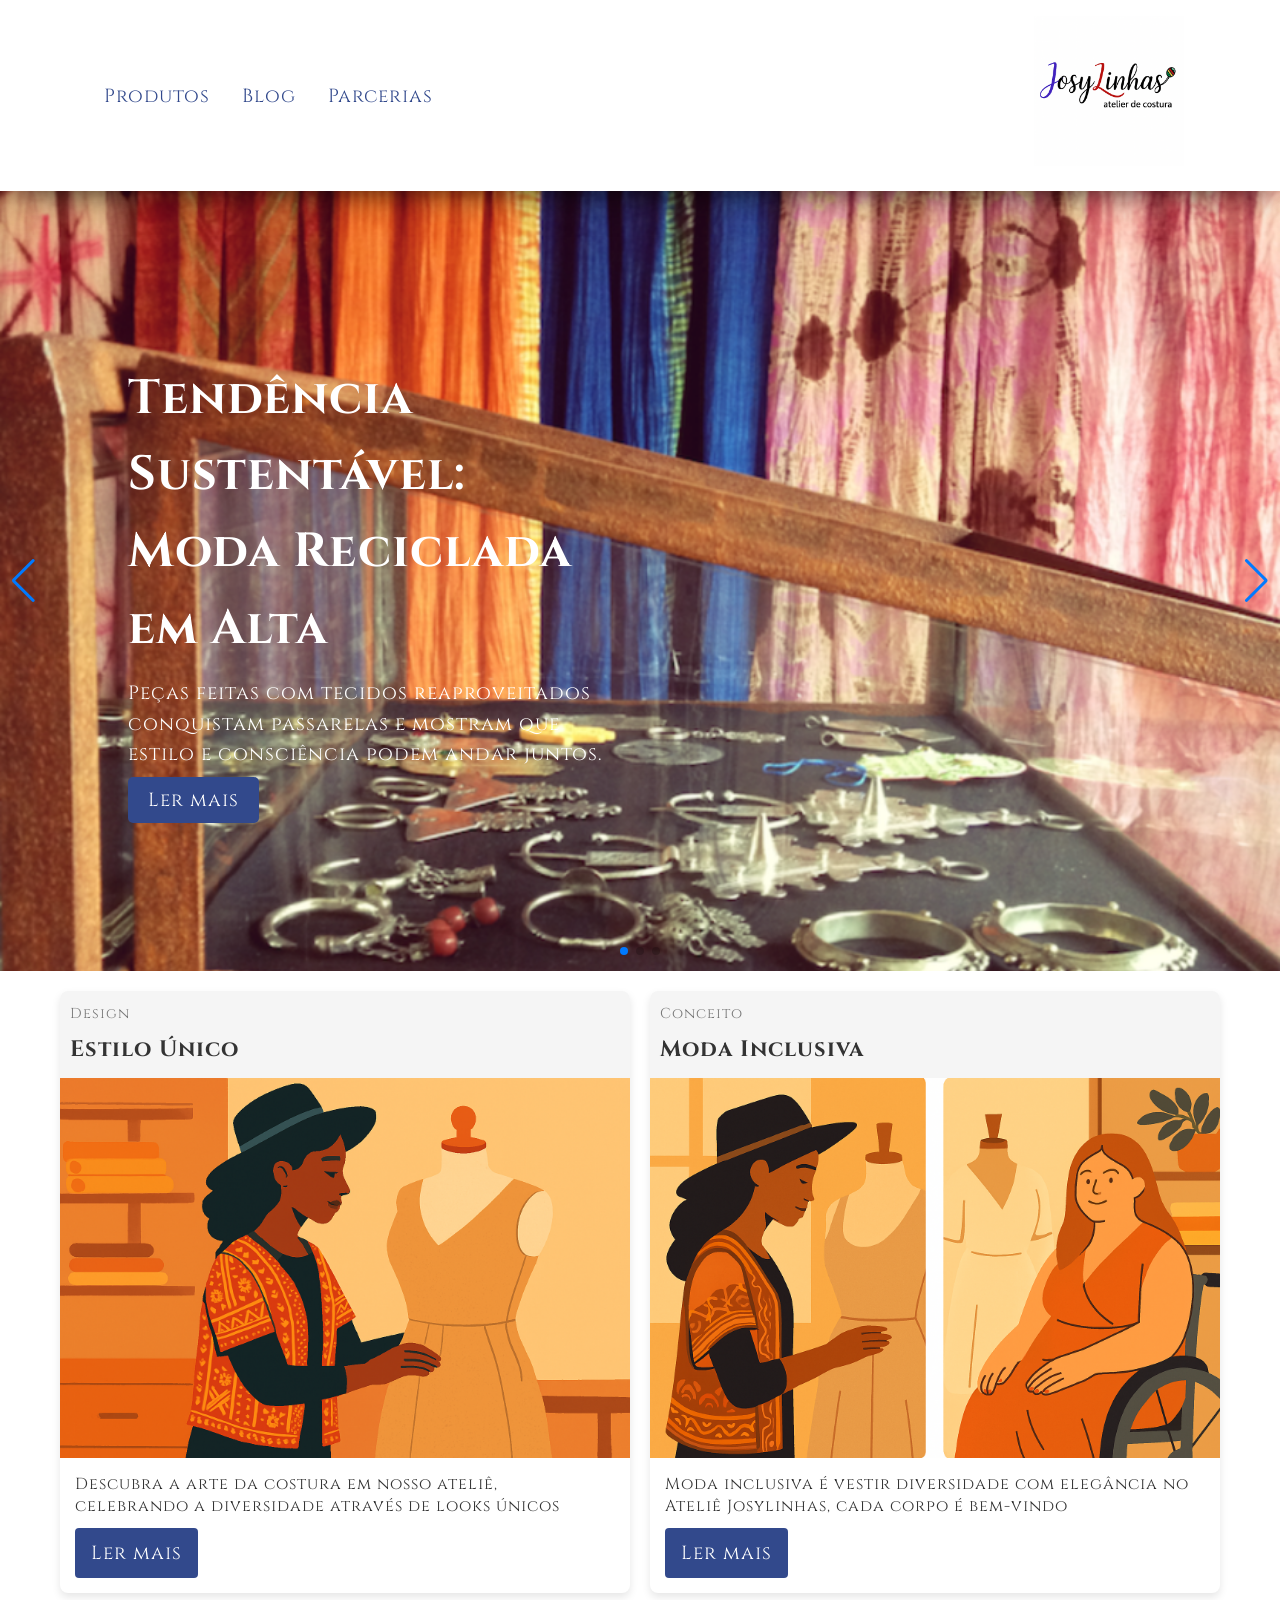
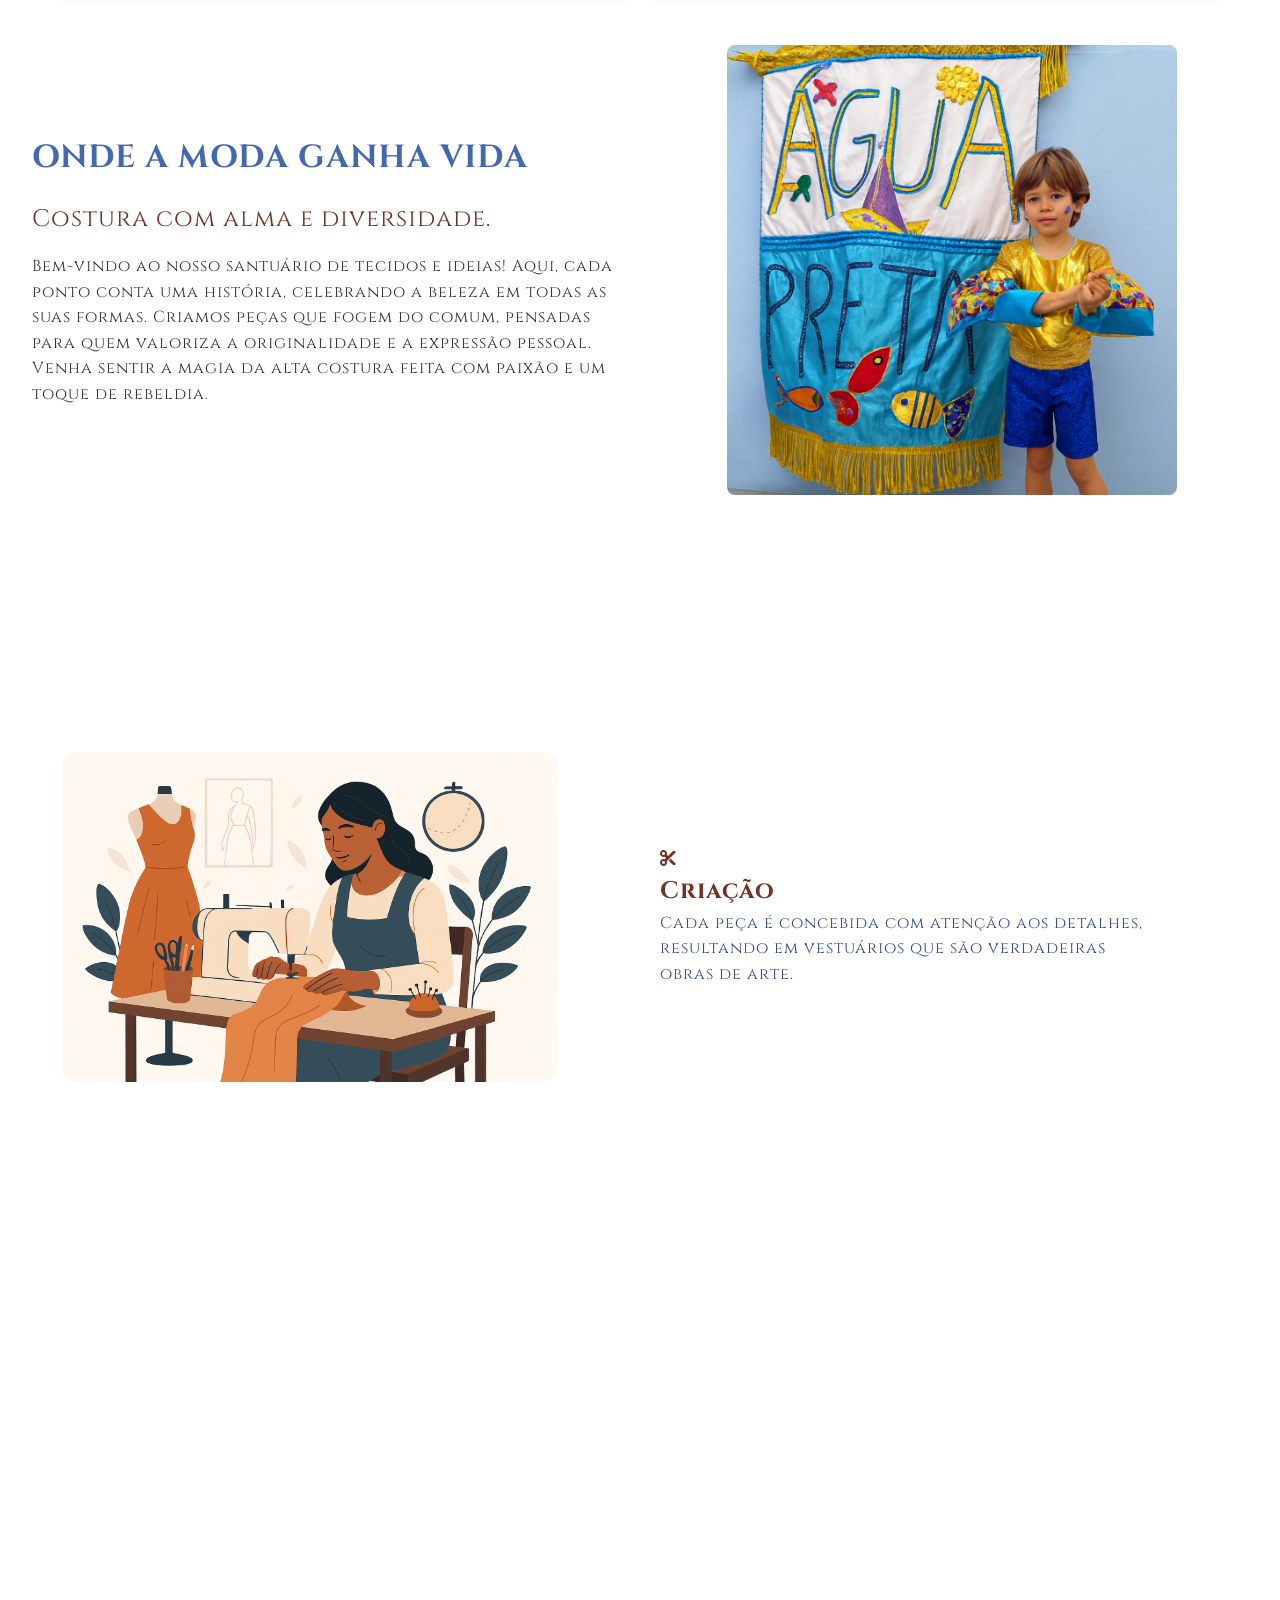
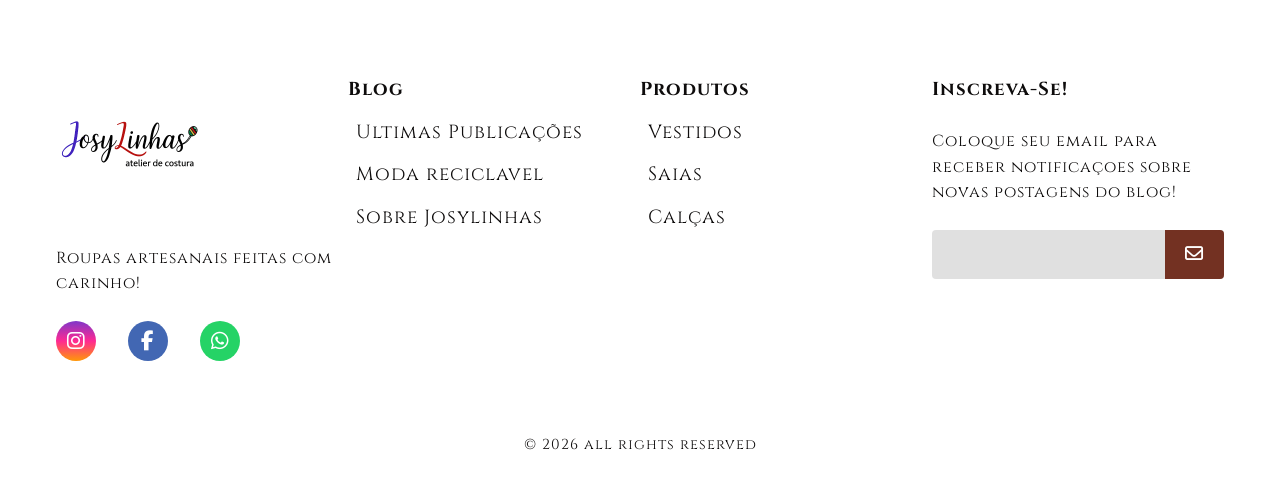
<file: Blog.html>
<!DOCTYPE html>
<html lang="pt-BR">
<head>
  <meta charset="UTF-8">
  <meta name="viewport" content="width=device-width, initial-scale=1.0">
  <title>Moda Diversa</title>
  <link rel="stylesheet" href="https://cdn.jsdelivr.net/npm/swiper@11/swiper-bundle.min.css" />
  <link rel="stylesheet" href="https://cdnjs.cloudflare.com/ajax/libs/font-awesome/6.5.0/css/all.min.css">
  <link rel="stylesheet" href="./assets/css/blog.css">
</head>
<header>
  <nav>
      <ul class="navbar-links">
        <li>
          <a href="#">Produtos</a>
        </li>
        <li>
          <a href="Blog.html">Blog</a>
        </li>
        <li>
          <a href="#">Parcerias</a>
        </li>
      </ul>
      <a href="index.html"><img src="img1/Josylinhas Logo (1).jpg" width="150px" height="150px"></a>
      <div class="menu-hamb-button hide-on-desktop">
        <div class="btn-line"></div>
        <div class="btn-line"></div>
        <div class="btn-line"></div>
      </div>
    </nav>
  </header>
 <div class="menu-overlay hide-on-desktop"></div>
<body>
<section class="hero-carousel">
  <div class="swiper mySwiper">
    <div class="swiper-wrapper">
      <div class="swiper-slide">
        <img src="./img1/acervo-africa-2.png" alt="Postagem 1">
        <div class="slide-info">
          <h2>Tendência Sustentável: Moda Reciclada em Alta</h2>
          <p>Peças feitas com tecidos reaproveitados conquistam passarelas e mostram que estilo e consciência podem andar juntos.</p>
          <a href="Artigo.html" class="btn">Ler mais</a>
        </div>
      </div>
      <div class="swiper-slide">
        <img src="./img1/museu-nacional-de-antropologia-2.png" alt="Postagem 2">
        <div class="slide-info">
          <h2>Minimalismo Chic: O Retorno da Elegância Simples</h2>
          <p>Looks clean e sofisticados dominam a temporada, provando que menos é mais quando o assunto é moda.</p>
          <a href="#" class="btn">Ler mais</a>
        </div>
      </div>
      <div class="swiper-slide">
        <img src="./img1/foto03.jpg" alt="Postagem 3">
        <div class="slide-info">
          <h2>Diversidade nas Passarelas: Moda Inclusiva Ganha Espaço</h2>
          <p>Marcas apostam em coleções que celebram todos os corpos, reforçando a beleza da pluralidade.</p>
          <a href="#" class="btn">Ler mais</a>
        </div>
      </div>
    </div>
    <div class="swiper-button-next"></div>
    <div class="swiper-button-prev"></div>
    <div class="swiper-pagination"></div>
  </div>
</section>
  <main class="container">
  <section class="cards-fullscreen">
    <div class="card-block card-design">
      <div class="card-header">
        <span class="card-subtitle">Design</span>
        <h2 class="card-title">Estilo Único</h2>
      </div>
      <div class="card-body">
        <div class="card-image">
          <picture>
            <source media="(max-width: 768px)" srcset="./img/images (6).jpg">
            <img src="./img1/Ilustração 2D de um .png" alt="Estilo Único">
          </picture>
        </div>
        <div class="card-text">
          <p>Descubra a arte da costura em nosso ateliê, celebrando a diversidade através de looks únicos</p>
          <a href="#" class="btn-card">Ler mais</a>
        </div>
      </div>
    </div>
    <div class="card-block card-conceito">
      <div class="card-header">
        <span class="card-subtitle">Conceito</span>
        <h2 class="card-title">Moda Inclusiva</h2>
      </div>
      <div class="card-body">
        <div class="card-image">
          <picture>
            <source media="(max-width: 768px)" srcset="./img/images (6).jpg">
            <img src="./img1/Ilustração 2D de um 222.png" alt="Moda Inclusiva">
          </picture>
        </div>
        <div class="card-text">
          <p>Moda inclusiva é vestir diversidade com elegância no Ateliê Josylinhas, cada corpo é bem-vindo</p>
          <a href="#" class="btn-card">Ler mais</a>
        </div>
      </div>
    </div>
  </section>
</main>
  </main>
  <section class="josylinhas">
  <div class="josy-text">
    <h2 class="slogan-1"> ONDE A MODA GANHA VIDA </h2>
    <p class="slogan">Costura com alma e diversidade.</p>
    <p>
      Bem-vindo ao nosso santuário de tecidos e ideias! Aqui, cada ponto conta uma história, celebrando a beleza em todas as suas formas.
      Criamos peças que fogem do comum, pensadas para quem valoriza a originalidade e a expressão pessoal.
      Venha sentir a magia da alta costura feita com paixão e um toque de rebeldia.
    </p>
  </div>
  <div class="josy-image">
    <img src="./img1/Melhorar a qualidade.png" alt="Look vibrante Josylinhas">
  </div>
</section>
<section class="scroll-section">
  <div class="scroll-container">
    <div class="scroll-image">
      <img src="./img1/Uma ilustração em 2D.png" alt="Look vibrante">
    </div>
    <div class="scroll-topics">
      <div class="topic" id="topic1">
        <span class="icon"><i class="fas fa-scissors"></i></span>
        <h2>Criação</h2>
        <p>Cada peça é concebida com atenção aos detalhes, resultando em vestuários que são verdadeiras obras de arte.</p>
      </div>
      <div class="topic" id="topic2">
        <span class="icon"><i class="fas fa-tshirt"></i></span>
        <h2>Conforto</h2>
        <p>Usamos materiais selecionados para garantir que você se sinta tão bem quanto aparenta.</p>
      </div>
      <div class="topic" id="topic3">
        <span class="icon"><i class="fas fa-palette"></i></span>
        <h2>Expressão</h2>
        <p>Celebramos a individualidade, oferecendo looks que permitem que sua personalidade brilhe intensamente.</p>
      </div>
    </div>
  </div>
</section>
</body>
<footer>
    <div id="footer_content">
      <div id="footer_contacts">
        <img src="./img1/Josylinhas_Logo_sem_fundo.png" alt="Logo da empresa" id="footer_logo" />
        <p>Roupas artesanais feitas com carinho!</p>
        <div id="footer_social_media">
          <a href="#" class="footer-link" id="instagram">
            <i class="fa-brands fa-instagram"></i>
          </a>

          <a href="#" class="footer-link" id="facebook">
         <i class="fa-brands fa-facebook-f"></i>
          </a>

          <a href="#" class="footer-link" id="whatsapp">
          <i class="fa-brands fa-whatsapp"></i>
          </a>

        </div>
      </div>
      
    <ul class="footer-list">
      <li>
        <h3>Blog</h3>
      </li>
       <li>
        <a href="#" class="footer-link">Ultimas Publicações</a>
       </li>
       <li>
        <a href="#" class="footer-link">Moda reciclavel</a>
       </li>
       <li>
        <a href="#" class="footer-link">Sobre Josylinhas</a>
       </li>
    </ul>

    <ul class="footer-list">
      <li>
        <h3>Produtos</h3>
      </li>
       <li>
        <a href="#" class="footer-link">Vestidos</a>
       </li>
       <li>
        <a href="#" class="footer-link">Saias</a>
       </li>
       <li>
        <a href="#" class="footer-link">Calças</a>
       </li>
    </ul>

     <div id="footer_subscribe">
      <h3>Inscreva-Se!</h3>
      <p> Coloque seu email para receber notificaçoes sobre novas postagens do blog! </p>
      <div id="input_group">
        <input type="email" id="email">
        <button>
          <i class="fa-regular fa-envelope" style="color: #fff;"></i>
        </button>
      </div>
     </div>
    </div>
    <div id="footer_copyright">
      &#169
      2026 all rights reserved
    </div>
  </footer>
  <script src="https://cdn.jsdelivr.net/npm/swiper@11/swiper-bundle.min.js"></script>
<script src="assets/js/script.js"></script>
</html>
</file>
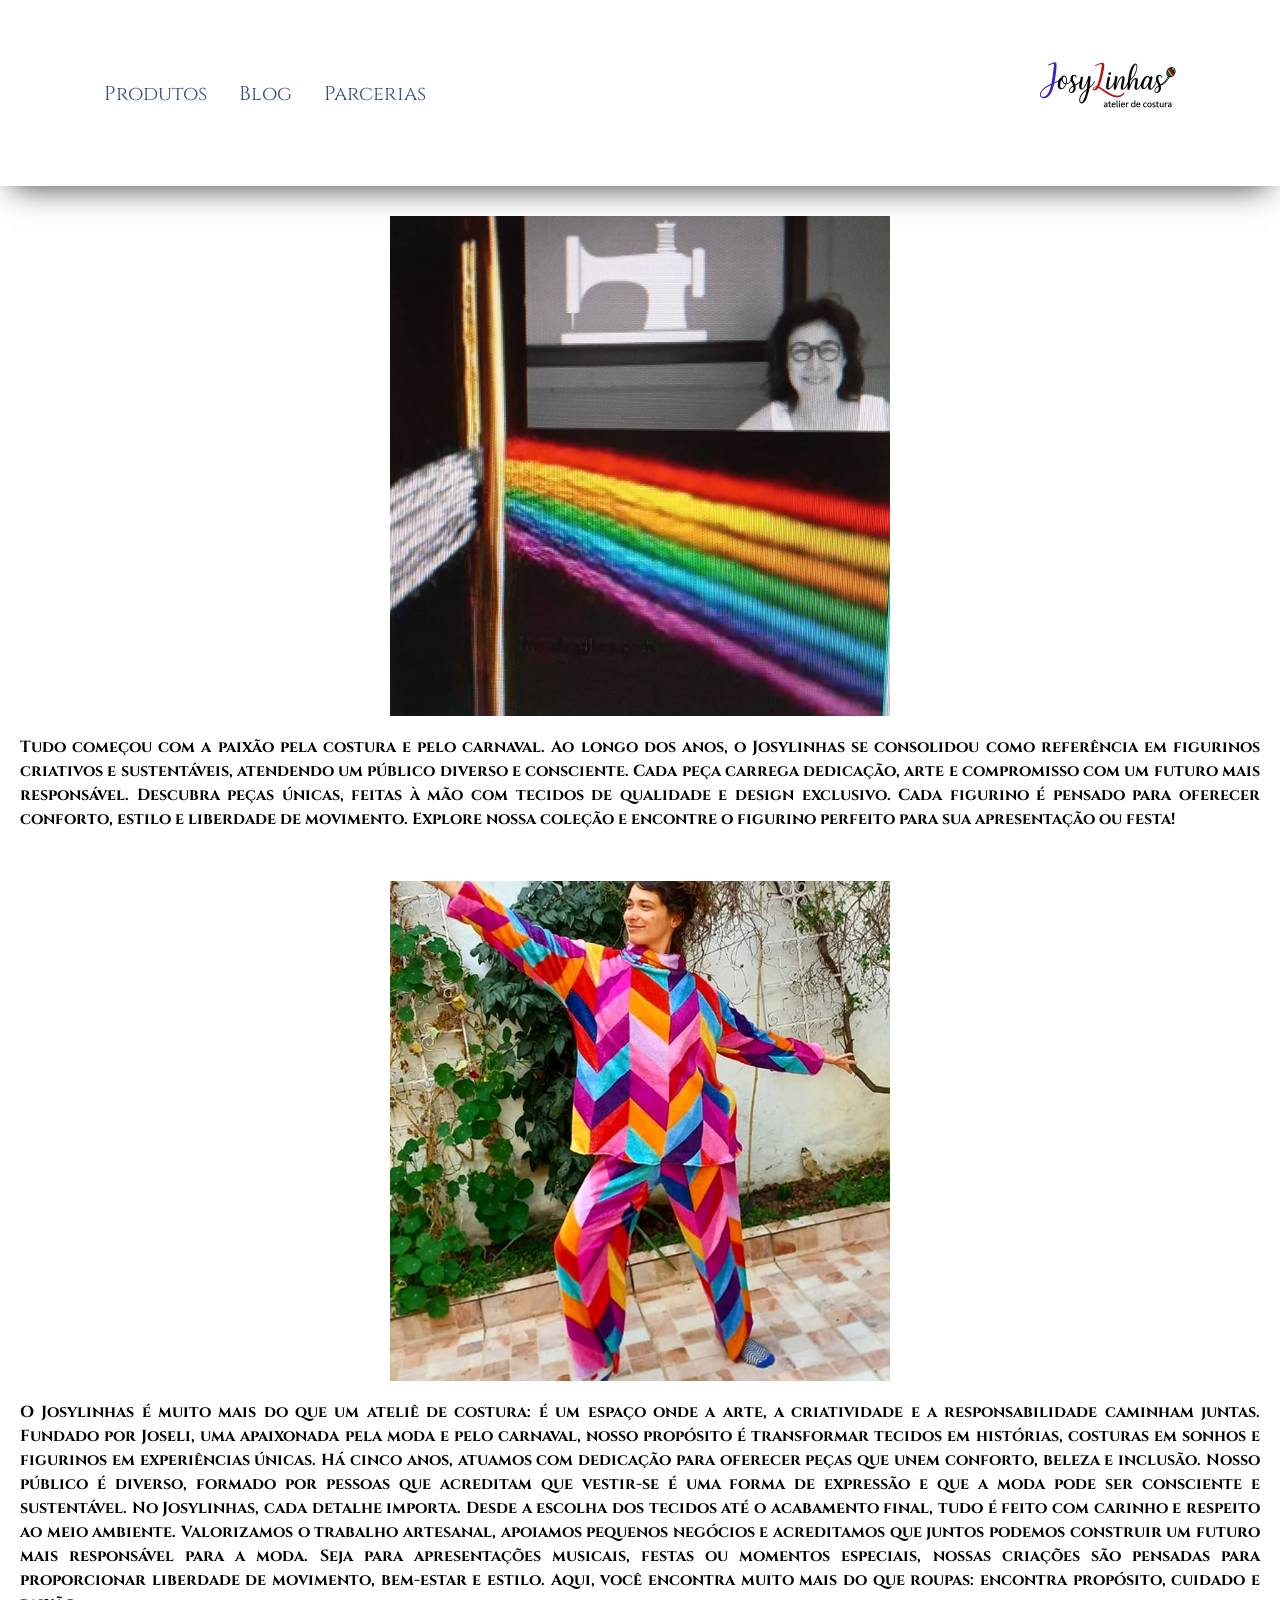
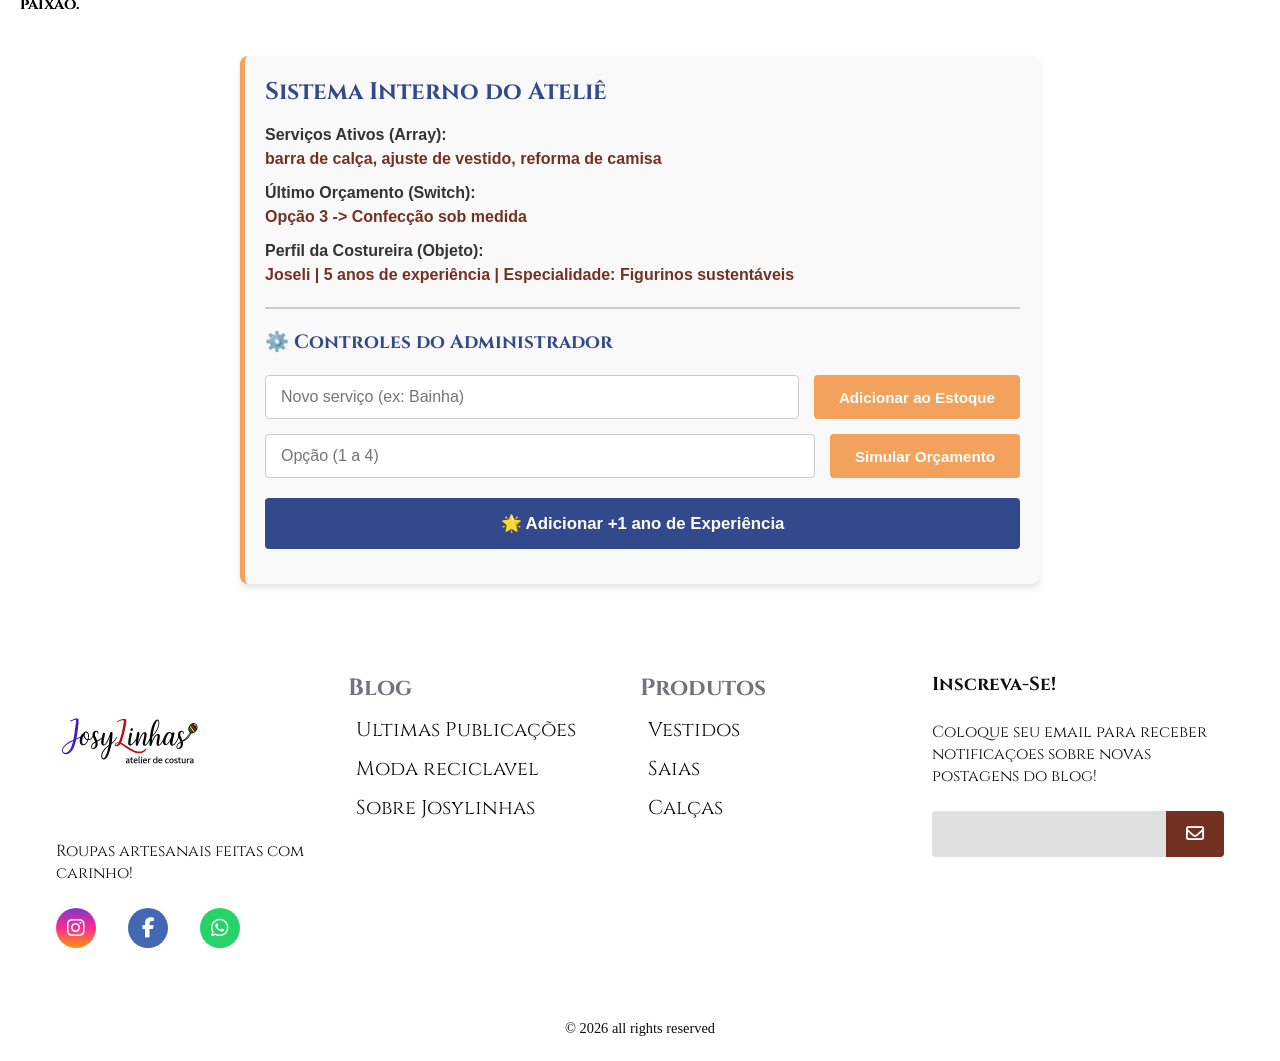
<file: Sobre.html>
<!DOCTYPE html>
<html lang="pt-br">
<head>
    <meta charset="UTF-8">
    <meta name="viewport" content="width=device-width, initial-scale=1.0">
    <title>Sobre Nós</title>
    <link rel="stylesheet" href="./assets/css/sobre.css">
    
    <link rel="stylesheet" href="https://cdn.jsdelivr.net/npm/swiper@11/swiper-bundle.min.css" />
    <link rel="stylesheet" href="https://cdnjs.cloudflare.com/ajax/libs/font-awesome/6.5.0/css/all.min.css">
    <link href="https://fonts.googleapis.com/css2?family=Bungee&display=swap" rel="stylesheet" />
    <link href="https://fonts.googleapis.com/css2?family=Fjalla+One&display=swap" rel="stylesheet" />
    <link href="https://fonts.googleapis.com/css2?family=Cinzel:wght@400..900&display=swap" rel="stylesheet">
</head>
<body>

    <header>
      <nav>
        <ul class="navbar-links">
          <li><a href="#">Produtos</a></li>
          <li><a href="Blog.html">Blog</a></li>
          <li><a href="#">Parcerias</a></li>
        </ul>
        <a href="index.html"><img src="img/Josylinhas_Logo_sem_fundo.png" width="150px" height="150px"></a>

        <div class="menu-hamb-button hide-on-desktop">
          <div class="btn-line"></div>
          <div class="btn-line"></div>
          <div class="btn-line"></div>
        </div>
      </nav>
    </header>

    <main>
      <div class="mains">
        <div class="coluna">
          <div class="img1">
            <img src="img/Foto 1.png" width="500px" height="500px" alt="Foto 1">
          </div>
          <div class="txt1">
            <h1>
              Tudo começou com a paixão pela costura e pelo carnaval. Ao longo dos anos, o Josylinhas se consolidou como referência em figurinos criativos e sustentáveis, atendendo um público diverso e consciente. Cada peça carrega dedicação, arte e compromisso com um futuro mais responsável. 

      Descubra peças únicas, feitas à mão com tecidos de qualidade e design exclusivo. Cada figurino é pensado para oferecer conforto, estilo e liberdade de movimento. Explore nossa coleção e encontre o figurino perfeito para sua apresentação ou festa! 
            </h1>
          </div>
        </div>

        <div class="coluna">
          <div class="img2">
            <img src="img/Foto 2.png" width="500px" height="500px" alt="Foto 2">
          </div>
          <div class="text2">
            <h1>
              O Josylinhas é muito mais do que um ateliê de costura: é um espaço onde a arte, a criatividade e a responsabilidade caminham juntas. Fundado por Joseli, uma apaixonada pela moda e pelo carnaval, nosso propósito é transformar tecidos em histórias, costuras em sonhos e figurinos em experiências únicas. Há cinco anos, atuamos com dedicação para oferecer peças que unem conforto, beleza e inclusão. Nosso público é diverso, formado por pessoas que acreditam que vestir-se é uma forma de expressão e que a moda pode ser consciente e sustentável. No Josylinhas, cada detalhe importa. Desde a escolha dos tecidos até o acabamento final, tudo é feito com carinho e respeito ao meio ambiente. Valorizamos o trabalho artesanal, apoiamos pequenos negócios e acreditamos que juntos podemos construir um futuro mais responsável para a moda. Seja para apresentações musicais, festas ou momentos especiais, nossas criações são pensadas para proporcionar liberdade de movimento, bem-estar e estilo. Aqui, você encontra muito mais do que roupas: encontra propósito, cuidado e paixão. 
            </h1>
          </div>
        </div>
      </div>
    </main>

   <div class="painel-js">
        <h2>Sistema Interno do Ateliê</h2>
        
        <div class="display-dados">
          <p><strong>Serviços Ativos (Array):</strong> <br>
          <span id="resultado-array">Gerando lista...</span></p>
          
          <p><strong>Último Orçamento (Switch):</strong> <br>
          <span id="resultado-switch">Calculando...</span></p>
          
          <p><strong>Perfil da Costureira (Objeto):</strong> <br>
          <span id="resultado-objeto">Carregando perfil...</span></p>
        </div>

        <hr style="border: 1px solid #ccc; margin: 20px 0;">

        <div class="admin-controls">
          <h3>⚙️ Controles do Administrador</h3>
          
          <div class="input-group">
            <input type="text" id="input-novo-servico" placeholder="Novo serviço (ex: Bainha)">
            <button id="btn-add-servico">Adicionar ao Estoque</button>
          </div>

          <div class="input-group">
            <input type="number" id="input-nova-opcao" min="1" max="4" placeholder="Opção (1 a 4)">
            <button id="btn-muda-opcao">Simular Orçamento</button>
          </div>

          <div class="input-group">
            <button id="btn-add-exp" style="width: 100%;">🌟 Adicionar +1 ano de Experiência</button>
          </div>
        </div>
    </div>
    <footer>
      <div id="footer_content">
        <div id="footer_contacts">
          <img src="./img/Josylinhas_Logo_sem_fundo.png" alt="Logo da empresa" id="footer_logo" />
          <p>Roupas artesanais feitas com carinho!</p>
          <div id="footer_social_media">
            <a href="#" class="footer-link" id="instagram"><i class="fa-brands fa-instagram"></i></a>
            <a href="#" class="footer-link" id="facebook"><i class="fa-brands fa-facebook-f"></i></a>
            <a href="#" class="footer-link" id="whatsapp"><i class="fa-brands fa-whatsapp"></i></a>
          </div>
        </div>
       
        <ul class="footer-list">
          <li><h3>Blog</h3></li>
          <li><a href="#" class="footer-link">Ultimas Publicações</a></li>
          <li><a href="#" class="footer-link">Moda reciclavel</a></li>
          <li><a href="#" class="footer-link">Sobre Josylinhas</a></li>
        </ul>
   
        <ul class="footer-list">
          <li><h3>Produtos</h3></li>
          <li><a href="#" class="footer-link">Vestidos</a></li>
          <li><a href="#" class="footer-link">Saias</a></li>
          <li><a href="#" class="footer-link">Calças</a></li>
        </ul>
   
        <div id="footer_subscribe">
          <h3>Inscreva-Se!</h3>
          <p> Coloque seu email para receber notificaçoes sobre novas postagens do blog! </p>
          <div id="input_group">
            <input type="email" id="email">
            <button><i class="fa-regular fa-envelope" style="color: #fff;"></i></button>
          </div>
        </div>
      </div>
      
      <div id="footer_copyright">
        &#169 2026 all rights reserved
      </div>
    </footer>

    <script src="https://cdn.jsdelivr.net/npm/swiper@11/swiper-bundle.min.js"></script>
    
    <script src="./assets/js/sobre.js" defer></script>

</body>
</html>
</file>
<file: assets/css/blog.css>
@import url('https://fonts.googleapis.com/css2?family=Cinzel:wght@400..900&family=Inter:wght@100..900&display=swap');

:root {
  --color-neutral-0: #0e0c0c;
  --color-neutral-10: #171717;
  --color-neutral-30: #a8a29e;
  --color-neutral-40: #fff ;
}

* {
  margin: 0;
  padding: 0;
  box-sizing: border-box;
  font-family: "Cinzel", sans-serif;
  letter-spacing: 1px;
}

html, body {
  width: 100%;
  height: 100%;
  background-color: #fff;
  color: #333;
  line-height: 1.6;
}




header {
  background-color: #fff;
  position: relative;
  box-shadow: rgb(0 0 0 / 75%) 0px 13px 30px -12px;
  z-index: 9999;
}
 
header nav {
  position: relative;
  z-index: 9999;
  display: flex;
  align-items: center;
  justify-content: space-between;
}
 
header nav a img {
  position: relative;
  z-index: 10001;
}

a {
  text-decoration: none;
  color: #32498C;
  font-size: 19px;
}

li {
  font-family: cinzel;
  list-style-type: none;
}


nav {
  display: flex;
  justify-content: space-between;
  align-items: center;

  max-width: 1120px;
  margin: 0 auto;
  padding: 16px;
}

.brand-name {
  font-size: 32px;
  font-weight: bold;
}

.navbar-links {
  display: flex;
  gap: 16px;
}

.nav li {
  color: #737380;
  font-size: 20px;
  transition: color 0.1s;
}

li.active,
li:hover {
  color: #e1e1e6;
}

li a {
  padding: 8px;
}


@media (min-width: 960px) {
  .hide-on-desktop {
    display: none;
  }
}

@media (max-width: 960px) {
  .navbar-links {
    opacity: 0;
    transform: translateY(-140%);

    position: absolute;
    top: 0;
    left: 0;
    right: 0;

    flex-direction: column;
    background-color: #F2A25C;
    box-shadow: rgb(0 0 0 / 75%) 0px 13px 30px -12px;
    padding: 32px 0;
    border-top: outset;
    gap: 0;
    z-index: -1;
  
    transition: 0.5s;
  }

  .navbar-links.show {
    opacity: 1;
    top: 100%;
    transform: translateY(0);
  }

  .navbar-links li {
    text-align: center;
  }

  .navbar-links li a {
    line-height: 40px;
    width: 100%;
    display: block;
  }

  .menu-hamb-button {
    display: flex;
    flex-direction: column;
    gap: 6px;
  }

  .btn-line {
    width: 24px;
    height: 3px;
    background: #0000ff;
    transition: 0.3s;
  }

  .menu-hamb-button.isOpen .btn-line:nth-child(1) {
    transform: rotate(45deg) translate(5px, 5px);
  }

  .menu-hamb-button.isOpen .btn-line:nth-child(2) {
    opacity: 0;
  }

  .menu-hamb-button.isOpen .btn-line:nth-child(3) {
    transform: rotate(-45deg) translate(8px, -8px);
  }

  .menu-overlay {
    position: unset;
    inset: 0;
    background-color: rgba(0, 0, 0, 0.8);
    z-index: -2;
  }
  
  .menu-overlay.show {
    position: fixed;
  }

}





.container {
  max-width: 1280px;
  margin: auto;
}


.hero-carousel {
  width: 100%;
  height: calc(100vh - 120px); 
  position: relative;
}

.swiper {
  width: 100%;
  height: 100%;
}

.swiper-slide {
  position: relative;
  width: 100%;
  height: 100%;
}

.swiper-slide img {
  width: 100%;
  height: 100%;
  object-fit: cover;
}

.slide-info {
  position: absolute;
  bottom: 20%;
  left: 10%;
  color: #fff;
  max-width: 500px;
}

.slide-info h2 {
  font-size: 3em;
  margin-bottom: 10px;
}

.slide-info p {
  font-size: 1.2em;
  margin-bottom: 15px;
}

.slide-info .btn {
  background: #32498C;
  color: #fff;
  padding: 10px 20px;
  text-decoration: none;
  border-radius: 5px;
}


/* Container geral */
.container {
  max-width: 1200px;
  margin: 0 auto;
  padding: 20px;
}

/* Cards lado a lado em desktop/tablet */
.cards-fullscreen {
  display: flex;
  flex-wrap: wrap;
  gap: 20px;
}

.card-block {
  flex: 1 1 calc(40% - 20px); /* dois cards por linha */
  background: #fff;
  border-radius: 8px;
  overflow: hidden;
  box-shadow: 0 4px 8px rgba(0,0,0,0.1);
  display: flex;
  flex-direction: column;
}

/* Cabeçalho do card */
.card-header {
  padding: 10px;
  background: #f5f5f5;
}

.card-subtitle {
  font-size: 0.9rem;
  color: #777;
}

.card-title {
  font-size: 1.4rem;
  margin: 5px 0 0;
}

/* Imagem dentro do card */
.card-image img {
  width: 100%;
  height: auto;
  display: block;
  object-fit: cover
}

/* Texto e botão */
.card-text {
  padding: 15px;
}

.card-text p {
  font-size: 1rem;
  line-height: 1.4;
}

.btn-card {
  display: inline-block;
  margin-top: 10px;
  padding: 10px 16px;
  background: #32498C;
  color: #fff;
  text-decoration: none;
  border-radius: 4px;
  transition: background 0.3s ease;
}

.btn-card:hover {
  background: #733122;
}

/* ----------- TABLET ----------- */
@media (max-width: 1024px) {
  .card-block {
    flex: 1 1 100%; /* ocupa linha inteira se precisar */
  }

  .card-title {
    font-size: 1.2rem;
  }

  .card-text p {
    font-size: 0.95rem;
  }
}

/* ----------- MOBILE ----------- */
@media (max-width: 768px) {
  .cards-fullscreen {
    flex-direction: column; /* cards em coluna */
  }

  .card-block {
    flex: 1 1 100%;
  }

  .card-title {
    font-size: 1.1rem;
  }

  .card-text p {
    font-size: 0.9rem; /* texto menor */
  }

  .btn-card {
    width: 100%; /* botão ocupa largura total */
    text-align: center;
    padding: 12px;
  }
}



.josylinhas {
  display: grid;
  grid-template-columns: 1fr 1fr; /* duas colunas: texto e imagem */
  align-items: center;
  gap: 2rem;
  padding: 2rem;
}

/* Texto */
.josy-text {
  display: flex;
  flex-direction: column;
  gap: 1rem;
}

.slogan-1{
  color: #4267b3;
  font-size: 2rem;
}

.slogan{
  font-size: 1.5rem;
  color: #733122;
}


/* Imagem */
.josy-image {
  display: flex;
  justify-content: center;
}

.josy-image img {
  width: 100%;
  height: auto;
  max-width: 450px; 
  border-radius: 8px;
}

/* Tablet e celulares grandes */
@media screen and (max-width: 1024px) {
  .josylinhas {
    grid-template-columns: 1fr; /* força uma coluna */
    text-align: center;
  }

  .josy-text {
    width: 100%;
  }

  .josy-image {
    width: 100%;
    margin-top: 1.5rem;
    display: flex;
    justify-content: center;
  }

  .josy-image img {
    width: 90%;   /* imagem proporcional ao texto */
    max-width: 600px; /* limite para não estourar */
    height: auto;
  }
}

/* Celulares menores */
@media screen and (max-width: 430px) {
  .josy-image img {
    width: 95%; /* ocupa quase toda a largura */
    max-width: none;
  }

  .josy-text h2 {
    font-size: 1.2rem;
  }

  .josy-text p {
    font-size: 0.9rem;
  }
}

.scroll-section {
  height: 300vh;
}

.scroll-container {
  position: sticky;
  top: 0;
  height: calc(100vh - 120px);
  display: flex;
  background: #fff;
  transition: background-color 1s ease;

}

.scroll-image {
  flex: 1;
  display: flex;
  align-items: center;
  justify-content: center;
}

.scroll-image img {
  width: 80%;
  height: auto;
  object-fit: contain;
  border-radius: 15px;
}

.scroll-topics {
  flex: 1;
  position: relative;
  display: flex;
  align-items: center;
  justify-content: flex-start;
  padding-left: 40px;
}

.topic {
  position: absolute;
  opacity: 0;
  transform: translateY(30px);
  transition: opacity 0.5s ease, transform 0.5s ease;
  text-align: left;
  max-width: 500px;
}

.topic.active {
  opacity: 1;
  transform: translateY(0);
}

.topic h2,
.topic p,
.topic .icon i {
  transition: color 0.8s ease; /* transição suave da cor */
}



footer{
  width: 100%;
  color: var(--color-neutral-0);
}

#footer_logo {
  width: 150px;       
  height: auto;  
  margin-bottom: 0.75rem;
}

.footer-link {
  text-decoration: none;
}

#footer_content {
  background-color: var(--color-neutral-40);
  display: grid;
  grid-template-columns: repeat(4, 1fr);
  padding: 3rem 3.5rem;
}

#footer_contacts h1 {
  margin-bottom: 0.75rem;
}

#footer_social_media {
  display: flex;
  gap: 2rem;
  margin-top: 1.5rem;
}

#footer_social_media .footer-link{
  display: flex;
  align-items: center;
  justify-content: center;
  height: 2.5rem;
  width: 2.5rem;
  color: var(--color-neutral-40);
  border-radius: 50%;
  transition: all 0.4s;
}

#footer_social_media .footer-link i {
  font-size: 1.25rem;
}

#footer_social_media .footer-link:hover {
  opacity: 0.8;
}


#instagram {
  background: linear-gradient(#7f37c9, #ff2992, #ff9807);
}

#facebook {
  background-color: #4267b3;
}

#whatsapp {
  background-color: #25d366;
}

.footer-list {
  display: flex;
  flex-direction: column;
  gap: 0.75rem;
  list-style: none;
}

.footer-list .footer-link {
  color: var(--color-neutral-0);
}

.footer-list .footer-link:hover {
  color: #733122;
  transition: all 0.4s;
}

#footer_subscribe {
  display: flex;
  flex-direction: column;
  gap: 1.5rem;
}

#footer_subscribe p {
  color: var(--color-neutral-0);
}

#input_group {
  display: flex;
  align-items: center;
  background-color: #E0E0E0;
  border-radius: 4px;
}

#input_group input {
  all: unset;
  padding: 0.75rem;
  width: 100%;
}

#input_group button {
  background-color: #733122;
  border: none;
  color: var(--color-neutral-40);
  padding: 0px 1.25rem;
  font-size: 1.125rem;
  height: 100%;
  border-radius: 0px 4px 4px 0px;
  cursor: pointer;
  transition: all 0.4s;
}

#input_group button:hover {
  opacity: 0.8;
}

#footer_copyright {
  display: flex;
  justify-content: center;
  background-color: var(--color-neutral-40);
  font-size: 0.9rem;
  padding: 1.5rem;
  font-weight: 100;
}

@media screen and (max-width: 768px) {
  #footer_content{
    grid-template-columns: repeat(2, 1fr);
    gap: 2rem;
  }
}

@media screen and (max-width: 932px) {
  #footer_content{
    grid-template-columns: repeat(1, 1fr);
    padding: 3rem 2rem;
  }
}
</file>
<file: assets/css/sobre.css>
* {
  padding: 0;
  margin: 0;
  box-sizing: border-box;
}

:root {
  --color-neutral-0: #0e0c0c;
  --color-neutral-10: #171717;
  --color-neutral-30: #a8a29e;
  --color-neutral-40: #fff ;
}

header {
  background-color: #fff;
  width: 100%;
  position: relative;
  box-shadow: rgb(0 0 0 / 75%) 0px 13px 30px -12px;
  z-index: 9999;
}


header nav {
  position: relative; 
  z-index: 9999;
  display: flex;
  align-items: center;
  justify-content: space-between;
}

header nav a img {
  position: relative;
  z-index: 10001;
}


body {
  color: #e1e1e6;
}

a {
  text-decoration: none;
  color: #32498C;
}

li {
  font-family: cinzel;
  list-style-type: none;
}




nav{
  display: flex;
  justify-content: space-between;
  align-items: center;

  max-width: 1120px;
  margin: 0 auto;
  padding: 16px;
}

.brand-name {
  font-size: 32px;
  font-weight: bold;
}

.navbar-links {
  display: flex;
  gap: 16px;
}

li {
  color: #737380;
  font-size: 20px;
  transition: color 0.1s;
}

li.active,
li:hover {
  color: #e1e1e6;
}

li a {
  padding: 8px;
}




.mains { 
 
    display: flex; 
    flex-direction: column;
     gap: 20px; 
     align-items: flex-start; 
 } 
 .coluna {
     flex: 1; 
     display: flex; 
     flex-direction: column; 
     align-items: center; 

    }
     .coluna img { 
        margin-top: 30px;
        max-width: 100%; 
        height: auto; 
        margin-bottom: 15px; 
    } 
    .coluna h1 { 
        color: #000;
        font-family: cinzel;
        font-size: 1rem;
        padding-left: 20px;
        padding-right: 20px;   
         line-height: 1.5; 
         text-align: justify; 
    }

.btn{
  font-family: bungee;
  background: #F2A25C;
  padding: 10px 20px;
  justify-content: center;
  text-align: center;
  display: flex;
  margin-top: 15px;
  width: 10%;
  height: 10%;

 margin-left: 47%;
}

@media (max-width: 768px) { 
    .mains { 
        flex-direction: column;
      
        } 
     
    
    }

@media (min-width: 960px) {
  .hide-on-desktop {
    display: none;
  }
}


@media (max-width: 960px) {
  .navbar-links {
    opacity: 0;
    transform: translateY(-140%);

    position: absolute;
    top: 0;
    left: 0;
    right: 0;

    flex-direction: column;
    background-color: #F2A25C;
    box-shadow: rgb(0 0 0 / 75%) 0px 13px 30px -12px;
    padding: 32px 0;
    border-top: outset;
    gap: 0;
    z-index: -1;
    transition: 0.5s;
  }
  
  .container h1{
    justify-content: center;
    text-align: center;
    padding-top: 55%;
    font-size: 40px ;
  }
  .container p{
    justify-content: center;
    text-align: center;
    font-size: 18px;
  }
  
  .btn a{
    justify-content: center;
    text-align: center; 
   
  }

  .btn{
    font-size: 14px;
    width: 20%;
  }
  

  .img-desktop { 
    display: none; 
  } 
  
  .container{
    height: 80vh;
  }


  .img-mobile {
     display: block; 
    }

  .navbar-links.show {
    opacity: 1;
    top: 100%;
    transform: translateY(0);
  }

  .navbar-links li {
    text-align: center;
  }

  .navbar-links li a {
    line-height: 40px;
    width: 100%;
    display: block;
  }

  .menu-hamb-button {
    display: flex;
    flex-direction: column;
    gap: 6px;
  }

  .btn-line {
    width: 24px;
    height: 3px;
    background: #0000ff;
    transition: 0.3s;
  }

  .menu-hamb-button.isOpen .btn-line:nth-child(1) {
    transform: rotate(45deg) translate(5px, 5px);
  }

  .menu-hamb-button.isOpen .btn-line:nth-child(2) {
    opacity: 0;
  }

  .menu-hamb-button.isOpen .btn-line:nth-child(3) {
    transform: rotate(-45deg) translate(8px, -8px);
  }

  .menu-overlay {
    position: unset;
    inset: 0;
    background-color: rgba(0, 0, 0, 0.8);
    z-index: -2;
  }
  
  .menu-overlay.show {
    position: fixed;
  }
}


footer{
  width: 100%;
  color: var(--color-neutral-0);
}
 
#footer_logo {
  width: 150px;      
  height: auto;  
  margin-bottom: 0.75rem;
}
 
.footer-link {
  text-decoration: none;
}
 
#footer_content {
  font-family: cinzel;
  background-color: var(--color-neutral-40);
  display: grid;
  grid-template-columns: repeat(4, 1fr);
  padding: 3rem 3.5rem;
}
 
#footer_contacts h1 {
  margin-bottom: 0.75rem;
}
 
#footer_social_media {
  display: flex;
  gap: 2rem;
  margin-top: 1.5rem;
}
 
#footer_social_media .footer-link{
  display: flex;
  align-items: center;
  justify-content: center;
  height: 2.5rem;
  width: 2.5rem;
  color: var(--color-neutral-40);
  border-radius: 50%;
  transition: all 0.4s;
}
 
#footer_social_media .footer-link i {
  font-size: 1.25rem;
}
 
#footer_social_media .footer-link:hover {
  opacity: 0.8;
}
 
 
#instagram {
  background: linear-gradient(#7f37c9, #ff2992, #ff9807);
}
 
#facebook {
  background-color: #4267b3;
}
 
#whatsapp {
  background-color: #25d366;
}
 
.footer-list {
  display: flex;
  flex-direction: column;
  gap: 0.75rem;
  list-style: none;
}
 
.footer-list .footer-link {
  color: var(--color-neutral-0);
}
 
.footer-list .footer-link:hover {
  color: #733122;
  transition: all 0.4s;
}
 
#footer_subscribe {
  font-family: cinzel;
  display: flex;
  flex-direction: column;
  gap: 1.5rem;
}
 
#footer_subscribe p {
  color: var(--color-neutral-0);
}
 
#input_group {
  display: flex;
  align-items: center;
  background-color: #E0E0E0;
  border-radius: 4px;
}
 
#input_group input {
  all: unset;
  padding: 0.75rem;
  width: 100%;
}
 
#input_group button {
  background-color: #733122;
  border: none;
  color: var(--color-neutral-40);
  padding: 0px 1.25rem;
  font-size: 1.125rem;
  height: 100%;
  border-radius: 0px 4px 4px 0px;
  cursor: pointer;
  transition: all 0.4s;
}
 
#input_group button:hover {
  opacity: 0.8;
}
 
#footer_copyright {
  display: flex;
  justify-content: center;
  background-color: var(--color-neutral-40);
  font-size: 0.9rem;
  padding: 1.5rem;
  font-weight: 100;
}
 
@media screen and (max-width: 768px) {
  #footer_content{
    grid-template-columns: repeat(2, 1fr);
    gap: 2rem;
  }
}
 
@media screen and (max-width: 932px) {
  #footer_content{
    grid-template-columns: repeat(1, 1fr);
    padding: 3rem 2rem;
  }
}

/* ========================================== */
/* ESTILOS DO PAINEL DE EXERCÍCIOS JS         */
/* ========================================== */

.painel-js {
  width: 90%;
  max-width: 800px;
  margin: 40px auto;
  padding: 20px;
  background-color: #f9f9f9;
  border-left: 5px solid #F2A25C; /* Laranja do tema */
  border-radius: 8px;
  font-family: 'Inter', sans-serif;
  box-shadow: 0 4px 6px rgba(0, 0, 0, 0.1);
}

.painel-js h2 {
  color: #32498C; /* Azul do tema */
  font-family: 'Cinzel', serif;
  margin-bottom: 15px;
  font-size: 1.5rem;
}

.painel-js p {
  margin-bottom: 10px;
  color: #333;
  font-size: 1rem;
  line-height: 1.5;
}

.painel-js span {
  color: #733122; /* Marrom avermelhado do tema */
  font-weight: bold;
}


========================================== */
/* ESTILOS DOS CONTROLES DO ADMIN (FORMS)     */
/* ========================================== */

/* Destaca a área de controle do resto do painel */
.admin-controls {
  margin-top: 25px;
  padding: 20px;
  background-color: #ffffff; /* Fundo branco para saltar aos olhos */
  border-radius: 6px;
  border: 1px solid #eaeaea;
  box-shadow: inset 0 2px 4px rgba(0,0,0,0.02); /* Sombra interna super sutil */
}

.admin-controls h3 {
  color: #32498C; /* Azul do tema */
  font-size: 1.2rem;
  margin-bottom: 20px;
  font-family: 'Cinzel', serif;
}

/* Alinhamento perfeito entre Input e Botão */
.input-group {
  display: flex;
  gap: 15px; /* Espaço maior entre o campo e o botão */
  margin-bottom: 15px;
  align-items: stretch; /* Força o botão e o input a terem a exata mesma altura */
}

.input-group input {
  flex: 1; /* O input cresce e ocupa todo o espaço que sobrar */
  padding: 12px 15px;
  border: 1px solid #ccc;
  border-radius: 4px;
  font-family: 'Inter', sans-serif;
  font-size: 1rem;
  outline: none;
  transition: border-color 0.3s, box-shadow 0.3s;
}

/* Efeito bacana quando o usuário clica para digitar */
.input-group input:focus {
  border-color: #32498C; 
  box-shadow: 0 0 0 3px rgba(50, 73, 140, 0.1);
}

.input-group button {
  padding: 0 25px;
  background-color: #F2A25C; /* Laranja do tema */
  color: white;
  border: none;
  border-radius: 4px;
  cursor: pointer;
  font-weight: 600;
  font-family: 'Inter', sans-serif;
  font-size: 0.95rem;
  transition: background-color 0.3s, transform 0.1s;
  white-space: nowrap; /* IMPEDE que o texto do botão quebre em duas linhas */
}

.input-group button:hover {
  background-color: #d98d4a;
}

.input-group button:active {
  transform: scale(0.98); /* Dá um efeito de "clique real" afundando o botão */
}

/* Botão de experiência com visual diferente (Secundário) */
#btn-add-exp {
  width: 100%;
  padding: 15px 0;
  background-color: #32498C; /* Azul para diferenciar das outras ações */
  font-size: 1.05rem;
  margin-top: 5px;
}

#btn-add-exp:hover {
  background-color: #25366b;
}
</file>
